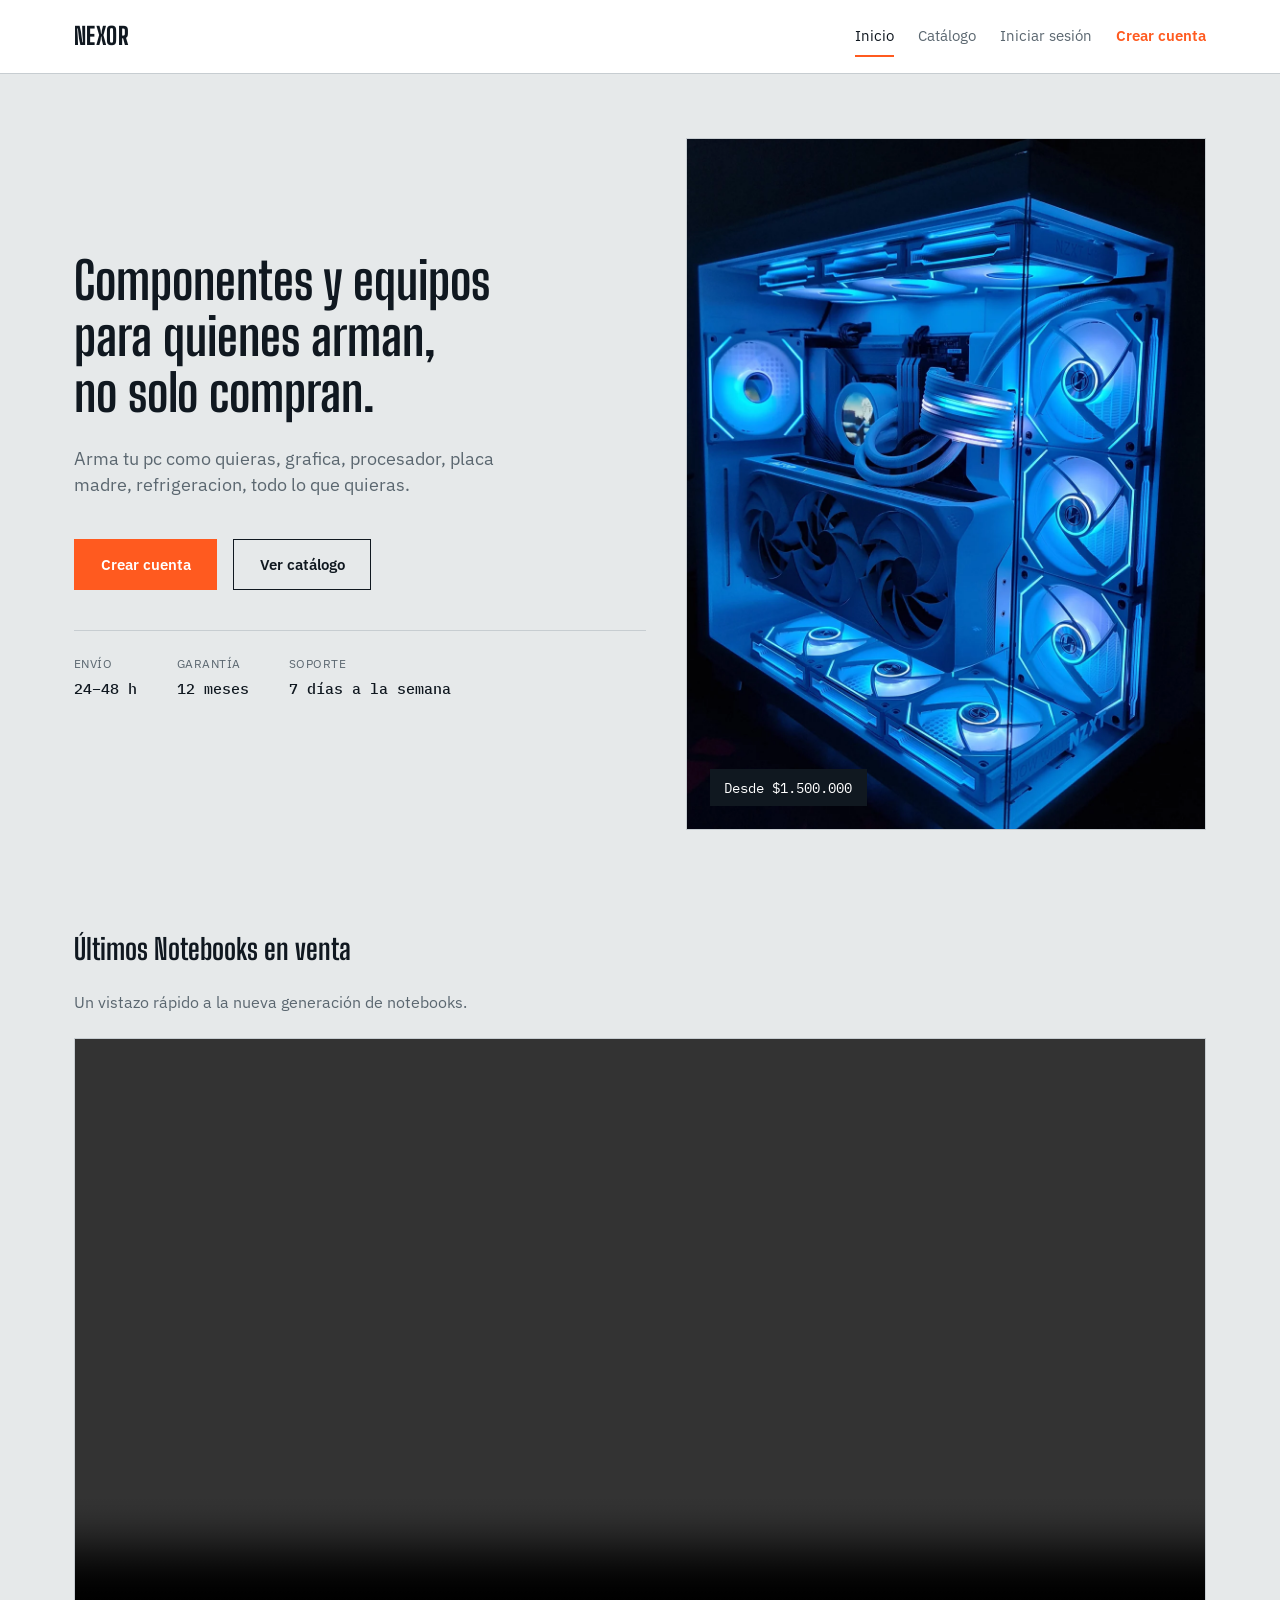
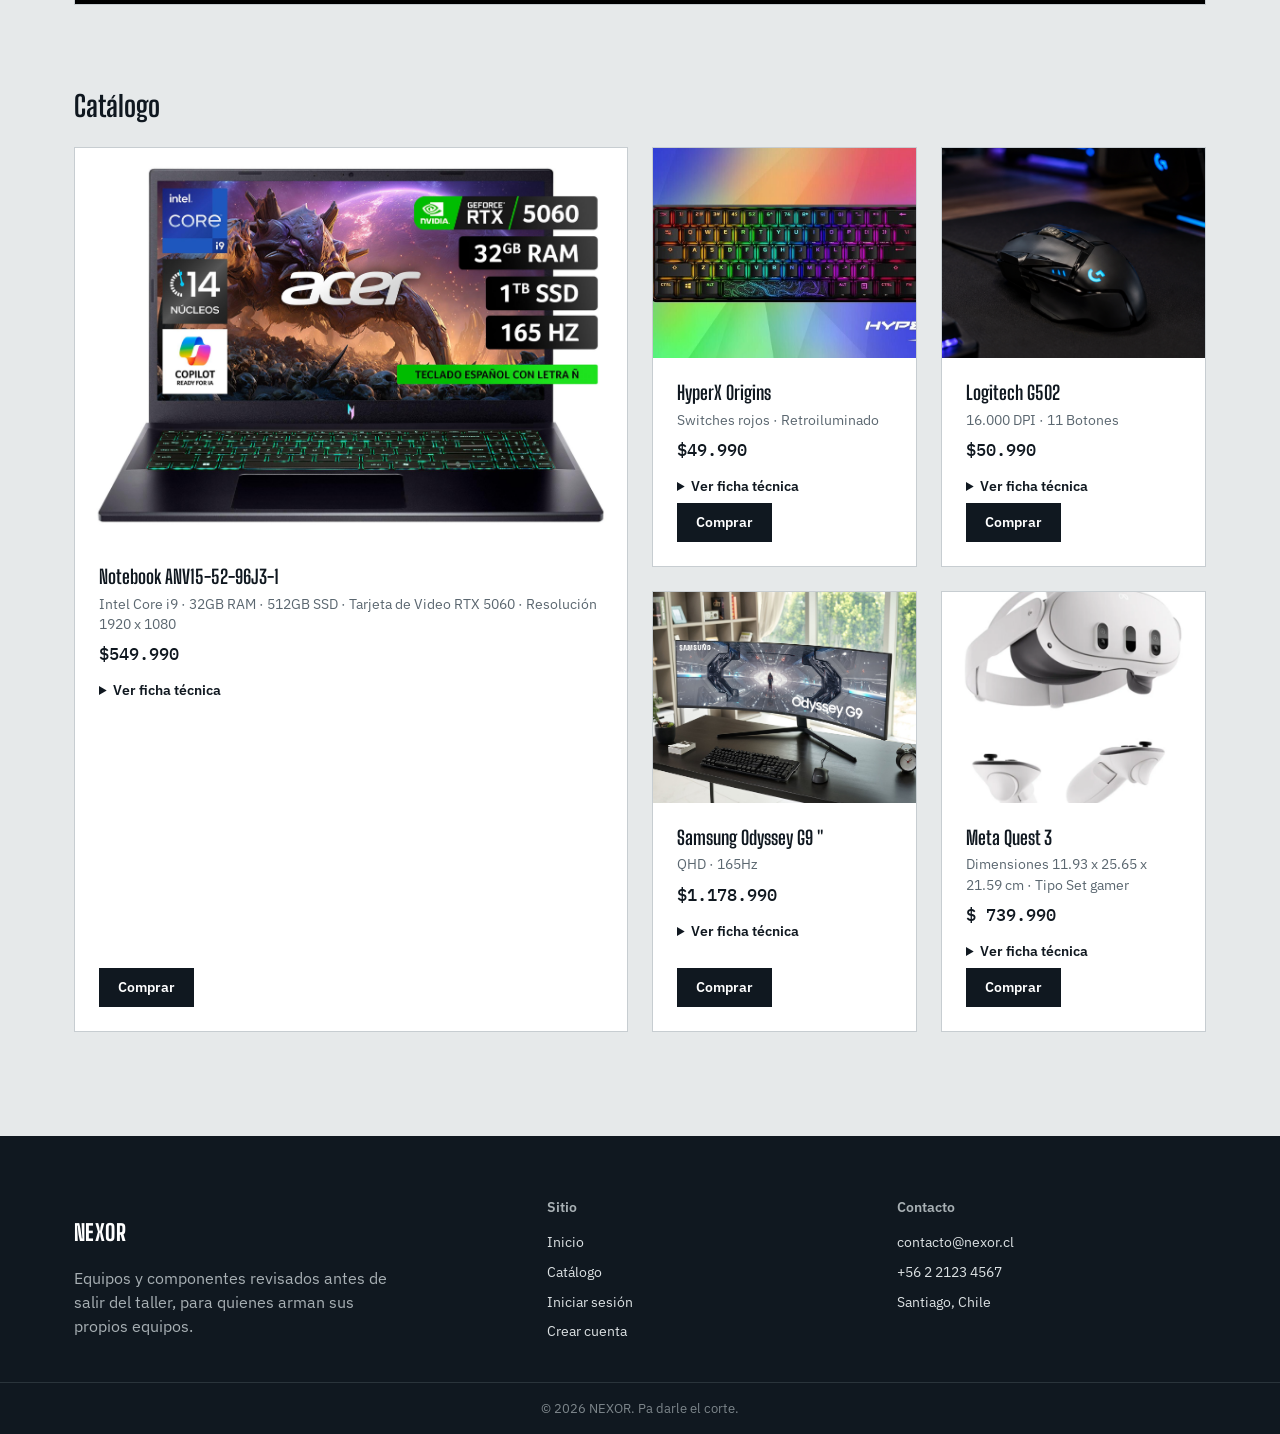
<file: index.html>
<!doctype html>
<html lang="es">
<head>
  <meta charset="UTF-8">
  <meta name="viewport" content="width=device-width, initial-scale=1.0">
  <title>NEXOR — Tienda de tecnología</title>
  <link rel="preconnect" href="https://fonts.googleapis.com">
  <link rel="preconnect" href="https://fonts.gstatic.com" crossorigin>
  <link href="https://fonts.googleapis.com/css2?family=Big+Shoulders+Display:wght@600;700;800&family=IBM+Plex+Sans:wght@400;500;600&family=IBM+Plex+Mono:wght@500&display=swap" rel="stylesheet">
  <link rel="stylesheet" href="css/styles.css">
</head>
<body>

  <a href="#main-content" class="skip-link">Saltar al contenido principal</a>

  <header class="site-header">
    <div class="header-inner">
      <a href="index.html" class="logo">NEXOR</a>

      <nav class="main-nav" aria-label="Navegación principal">
        <a href="index.html" aria-current="page">Inicio</a>
        <a href="index.html#catalogo">Catálogo</a>
        <a href="login.html">Iniciar sesión</a>
        <a href="registro.html">Crear cuenta</a>
      </nav>
    </div>
  </header>

  <main id="main-content">

    <section class="hero">
      <div class="hero-copy">
        <h1>Componentes y equipos<br>para quienes arman,<br>no solo compran.</h1>
        <p class="lead">Arma tu pc como quieras, grafica, procesador, placa madre, refrigeracion, todo lo que quieras.</p>
        <div class="hero-actions">
          <a href="registro.html" class="btn btn-primary">Crear cuenta</a>
          <a href="#catalogo" class="btn btn-ghost">Ver catálogo</a>
        </div>
        <dl class="hero-specs">
          <div><dt>Envío</dt><dd>24–48 h</dd></div>
          <div><dt>Garantía</dt><dd>12 meses</dd></div>
          <div><dt>Soporte</dt><dd>7 días a la semana</dd></div>
        </dl>
      </div>
      <div class="hero-media">
        <img src="img/pc cus.jpg" alt="Modig">
        <span class="tag-price">Desde $1.500.000</span>
      </div>
    </section>

    <section class="video-block">
      <h2>Últimos Notebooks en venta</h2>
      <p>Un vistazo rápido a la nueva generación de notebooks.</p>
      <video controls preload="metadata">
        <source src="video/videoplayback.mp4" type="video/mp4">
        Tu navegador no soporta la reproducción de video. Puedes <a href="video/videoplayback.mp4">descargar el video</a> directamente.
      </video>
    </section>

    <section class="catalog" id="catalogo">
      <h2>Catálogo</h2>
      <div class="product-grid">

        <article class="product-card product-card--featured">
          <img src="img/note Acer.jpg" alt="Notebook Gamer ANV15-52-96J3-1">
          <div class="product-body">
            <h3>Notebook ANV15-52-96J3-1</h3>
            <p class="spec">	Intel Core i9 · 32GB RAM · 512GB SSD · Tarjeta de Video RTX 5060 · Resolución 1920 x 1080</p>
            <p class="price">$549.990</p>
            <details>
              <summary>Ver ficha técnica</summary>
              <ul>
                <li>Pantalla 14" Full HD IPS</li>
                <li>Batería hasta 10 horas</li>
                <li>2x USB-C, 1x HDMI</li>
              </ul>
            </details>
            <a href="registro.html" class="btn-buy">Comprar</a>
          </div>
        </article>

        <article class="product-card">
          <img src="img/HyperX Alloy Origin.jpg" alt="HyperX Alloy Origins 60">
          <div class="product-body">
            <h3>HyperX Origins</h3>
            <p class="spec">Switches rojos · Retroiluminado</p>
            <p class="price">$49.990</p>
            <details>
              <summary>Ver ficha técnica</summary>
              <ul>
                <li>Formato 60% (sin numérico)</li>
                <li>Cable USB-C desmontable</li>
                <li>Antighosting completo</li>
              </ul>
            </details>
            <a href="registro.html" class="btn-buy">Comprar</a>
          </div>
        </article>

        <article class="product-card">
          <img src="img/G502 Hero.jpg" alt="Logitech G502 HERO">
          <div class="product-body">
            <h3>Logitech G502</h3>
            <p class="spec">16.000 DPI · 11 Botones</p>
            <p class="price">$50.990</p>
            <details>
              <summary>Ver ficha técnica</summary>
              <ul>
                <li>Sensor óptico de alta precisión</li>
                <li>11 Botones programables</li>
                <li>Retroiluminado</li>
              </ul>
            </details>
            <a href="registro.html" class="btn-buy">Comprar</a>
          </div>
        </article>

        <article class="product-card">
          <img src="img/samsung odyssey G9.jpg" alt="Samsung Odyssey G9 ">
          <div class="product-body">
            <h3>Samsung Odyssey G9 "</h3>
            <p class="spec">QHD · 165Hz</p>
            <p class="price">$1.178.990</p>
            <details>
              <summary>Ver ficha técnica</summary>
              <ul>
                <li>Panel IPS de 49 pulgadas</li>
                <li>Resolución 5120 x 1440</li>
                <li>Entradas HDMI y DisplayPort</li>
              </ul>
            </details>
            <a href="registro.html" class="btn-buy">Comprar</a>
          </div>
        </article>

        <article class="product-card">
          <img src="img/meta 3.jpg" alt="Gafas de Realidad Virtual Meta Quest 3">
          <div class="product-body">
            <h3>Meta Quest 3</h3>
            <p class="spec">Dimensiones 11.93 x 25.65 x 21.59 cm · Tipo Set gamer</p>
            <p class="price">$ 739.990</p>
            <details>
              <summary>Ver ficha técnica</summary>
              <ul>
                <li>Tipo Lentes Realidad Virtual</li>
                <li>Compatible con consolas</li>
                <li>Incluye cable USB-C a USB-A</li>
              </ul>
            </details>
            <a href="registro.html" class="btn-buy">Comprar</a>
          </div>
        </article>

      </div>
    </section>

  </main>

  <footer class="site-footer">
    <div class="footer-inner">
      <div class="footer-brand">
        <p class="logo">NEXOR</p>
        <p>Equipos y componentes revisados antes de salir del taller, para quienes arman sus propios equipos.</p>
      </div>

      <nav class="footer-links" aria-label="Enlaces del sitio">
        <h3>Sitio</h3>
        <a href="index.html">Inicio</a>
        <a href="index.html#catalogo">Catálogo</a>
        <a href="login.html">Iniciar sesión</a>
        <a href="registro.html">Crear cuenta</a>
      </nav>

      <div class="footer-contact">
        <h3>Contacto</h3>
        <p><a href="mailto:contacto@nexor.cl">contacto@nexor.cl</a></p>
        <p><a href="tel:+56221234567">+56 2 2123 4567</a></p>
        <p>Santiago, Chile</p>
      </div>
    </div>

    <div class="footer-bottom">
      <p>&copy; 2026 NEXOR. Pa darle el corte.</p>
    </div>
  </footer>

  <script src="js/validaciones.js" defer></script>
</body>
</html>
</file>
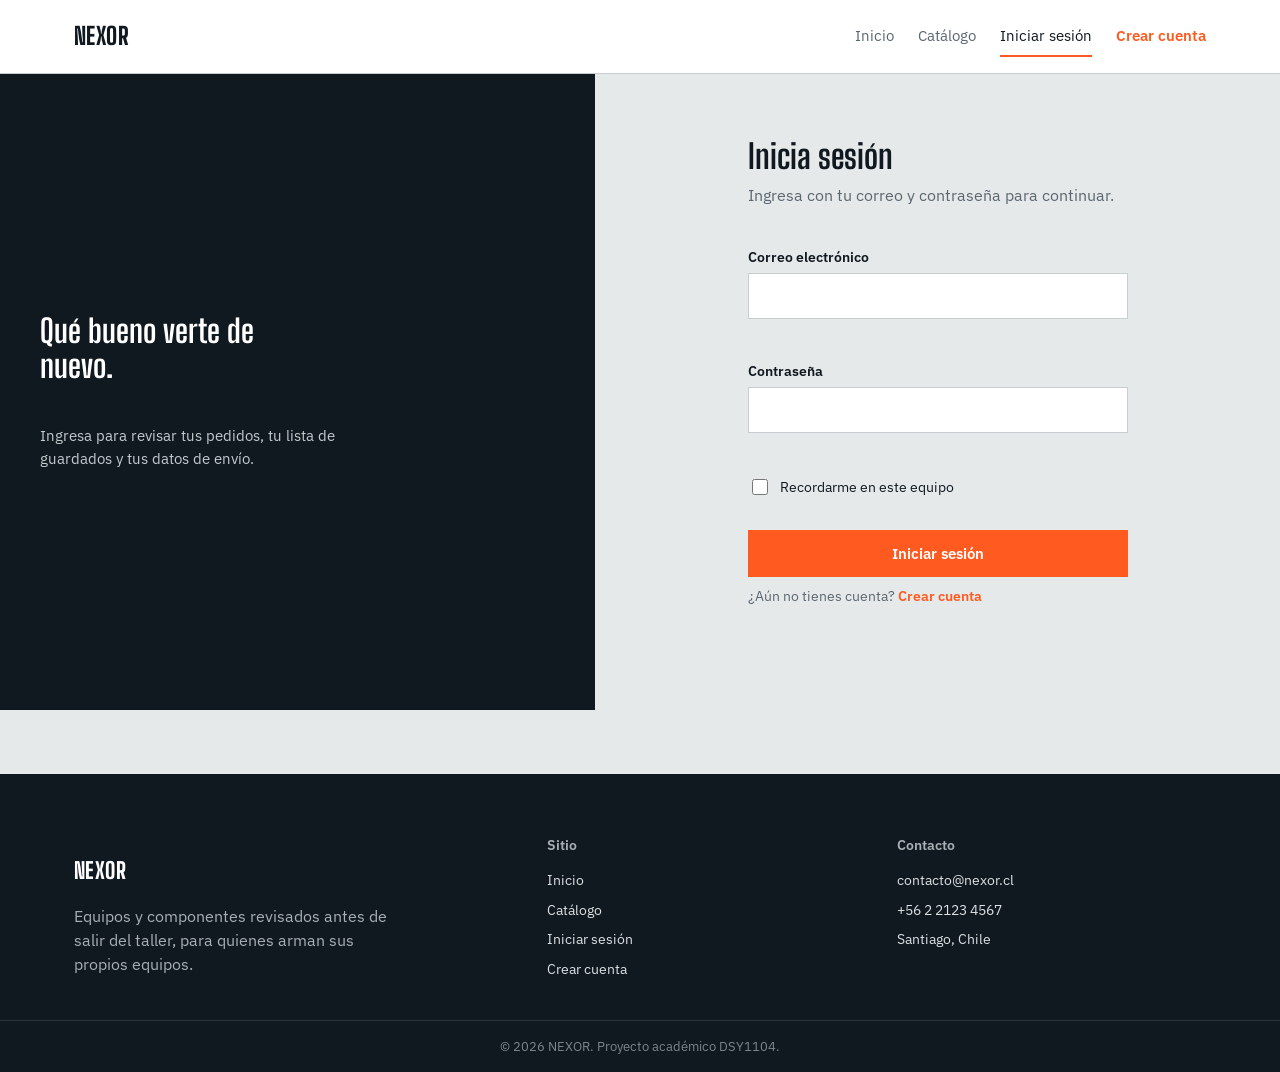
<file: login.html>
<!doctype html>
<html lang="es">
<head>
  <meta charset="UTF-8">
  <meta name="viewport" content="width=device-width, initial-scale=1.0">
  <title>Iniciar sesión — NEXOR</title>
  <link rel="preconnect" href="https://fonts.googleapis.com">
  <link rel="preconnect" href="https://fonts.gstatic.com" crossorigin>
  <link href="https://fonts.googleapis.com/css2?family=Big+Shoulders+Display:wght@600;700;800&family=IBM+Plex+Sans:wght@400;500;600&family=IBM+Plex+Mono:wght@500&display=swap" rel="stylesheet">
  <link rel="stylesheet" href="css/styles.css">
</head>
<body>

  <a href="#main-content" class="skip-link">Saltar al contenido principal</a>

  <header class="site-header">
    <div class="header-inner">
      <a href="index.html" class="logo">NEXOR</a>

      <nav class="main-nav" aria-label="Navegación principal">
        <a href="index.html">Inicio</a>
        <a href="index.html#catalogo">Catálogo</a>
        <a href="login.html" aria-current="page">Iniciar sesión</a>
        <a href="registro.html">Crear cuenta</a>
      </nav>
    </div>
  </header>

  <main class="auth-layout" id="main-content">

    <aside class="auth-panel">
      <h2>Qué bueno verte de nuevo.</h2>
      <p>Ingresa para revisar tus pedidos, tu lista de guardados y tus datos de envío.</p>
    </aside>

    <section class="auth-form-section">
      <h1>Inicia sesión</h1>
      <p>Ingresa con tu correo y contraseña para continuar.</p>

      <form id="form-login" novalidate>

        <div class="form-field">
          <label for="correo">Correo electrónico</label>
          <input type="email" id="correo" name="correo" autocomplete="email" required aria-describedby="error-correo">
          <span class="field-error" id="error-correo" aria-live="polite"></span>
        </div>

        <div class="form-field">
          <label for="password">Contraseña</label>
          <input type="password" id="password" name="password" autocomplete="current-password" required aria-describedby="error-password">
          <span class="field-error" id="error-password" aria-live="polite"></span>
        </div>

        <div class="form-field form-field--checkbox">
          <input type="checkbox" id="recordarme" name="recordarme">
          <label for="recordarme">Recordarme en este equipo</label>
        </div>

        <button type="submit" class="btn btn-primary">Iniciar sesión</button>

      </form>

      <p class="form-success" id="mensaje-exito-login" hidden>¡Sesión iniciada correctamente!</p>

      <p class="auth-switch">¿Aún no tienes cuenta? <a href="registro.html">Crear cuenta</a></p>
    </section>

  </main>

  <footer class="site-footer">
    <div class="footer-inner">
      <div class="footer-brand">
        <p class="logo">NEXOR</p>
        <p>Equipos y componentes revisados antes de salir del taller, para quienes arman sus propios equipos.</p>
      </div>

      <nav class="footer-links" aria-label="Enlaces del sitio">
        <h3>Sitio</h3>
        <a href="index.html">Inicio</a>
        <a href="index.html#catalogo">Catálogo</a>
        <a href="login.html">Iniciar sesión</a>
        <a href="registro.html">Crear cuenta</a>
      </nav>

      <div class="footer-contact">
        <h3>Contacto</h3>
        <p><a href="mailto:contacto@nexor.cl">contacto@nexor.cl</a></p>
        <p><a href="tel:+56221234567">+56 2 2123 4567</a></p>
        <p>Santiago, Chile</p>
      </div>
    </div>

    <div class="footer-bottom">
      <p>&copy; 2026 NEXOR. Proyecto académico DSY1104.</p>
    </div>
  </footer>

  <script src="js/validaciones.js" defer></script>
</body>
</html>
</file>
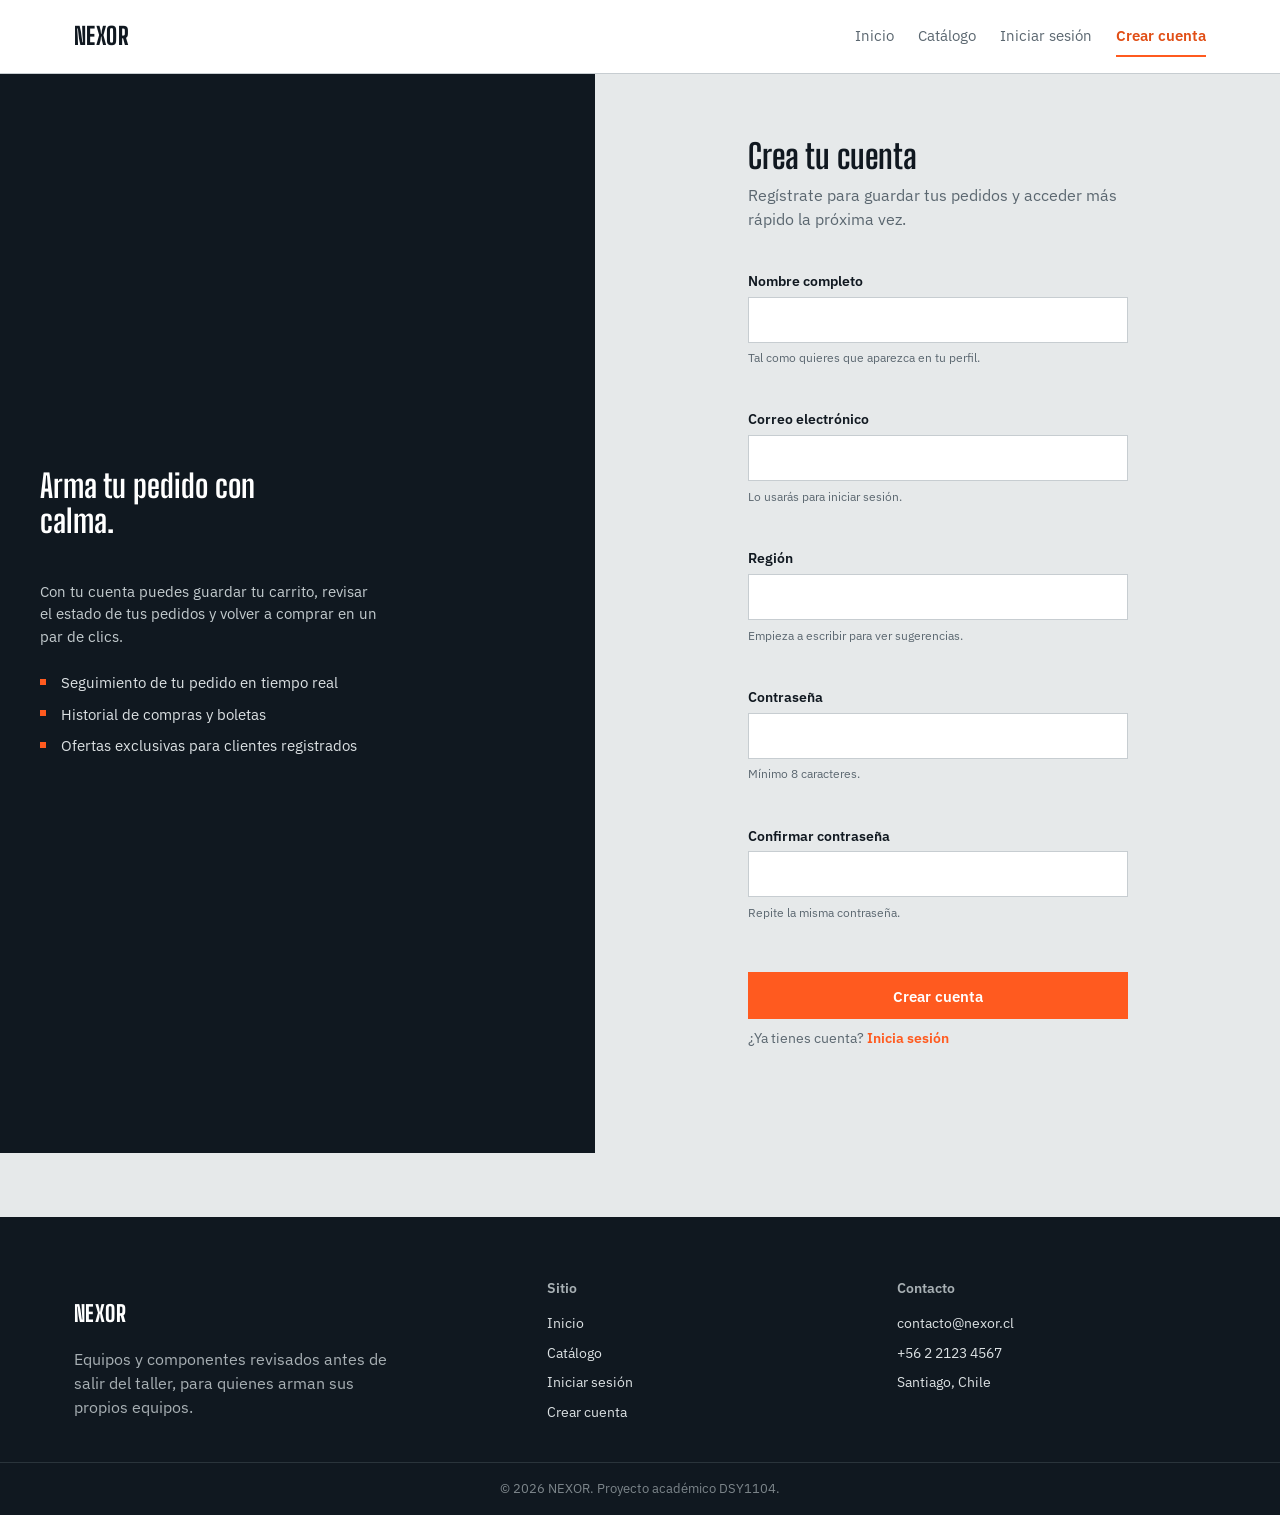
<file: registro.html>
<!doctype html>
<html lang="es">
<head>
  <meta charset="UTF-8">
  <meta name="viewport" content="width=device-width, initial-scale=1.0">
  <title>Crear cuenta — NEXOR</title>
  <link rel="preconnect" href="https://fonts.googleapis.com">
  <link rel="preconnect" href="https://fonts.gstatic.com" crossorigin>
  <link href="https://fonts.googleapis.com/css2?family=Big+Shoulders+Display:wght@600;700;800&family=IBM+Plex+Sans:wght@400;500;600&family=IBM+Plex+Mono:wght@500&display=swap" rel="stylesheet">
  <link rel="stylesheet" href="css/styles.css">
</head>
<body>

  <a href="#main-content" class="skip-link">Saltar al contenido principal</a>

  <header class="site-header">
    <div class="header-inner">
      <a href="index.html" class="logo">NEXOR</a>

      <nav class="main-nav" aria-label="Navegación principal">
        <a href="index.html">Inicio</a>
        <a href="index.html#catalogo">Catálogo</a>
        <a href="login.html">Iniciar sesión</a>
        <a href="registro.html" aria-current="page">Crear cuenta</a>
      </nav>
    </div>
  </header>

  <main class="auth-layout" id="main-content">

    <aside class="auth-panel">
      <h2>Arma tu pedido con calma.</h2>
      <p>Con tu cuenta puedes guardar tu carrito, revisar el estado de tus pedidos y volver a comprar en un par de clics.</p>
      <ul class="auth-benefits">
        <li>Seguimiento de tu pedido en tiempo real</li>
        <li>Historial de compras y boletas</li>
        <li>Ofertas exclusivas para clientes registrados</li>
      </ul>
    </aside>

    <section class="auth-form-section">
      <h1>Crea tu cuenta</h1>
      <p>Regístrate para guardar tus pedidos y acceder más rápido la próxima vez.</p>

      <form id="form-registro" novalidate>

        <div class="form-field">
          <label for="nombre">Nombre completo</label>
          <input type="text" id="nombre" name="nombre" autocomplete="name" required aria-describedby="hint-nombre error-nombre">
          <span class="field-hint" id="hint-nombre">Tal como quieres que aparezca en tu perfil.</span>
          <span class="field-error" id="error-nombre" aria-live="polite"></span>
        </div>

        <div class="form-field">
          <label for="correo">Correo electrónico</label>
          <input type="email" id="correo" name="correo" autocomplete="email" required aria-describedby="hint-correo error-correo">
          <span class="field-hint" id="hint-correo">Lo usarás para iniciar sesión.</span>
          <span class="field-error" id="error-correo" aria-live="polite"></span>
        </div>

        <div class="form-field">
          <label for="region">Región</label>
          <input type="text" id="region" name="region" list="regiones" autocomplete="off" aria-describedby="hint-region error-region">
          <datalist id="regiones">
            <option value="Región Metropolitana de Santiago">
            <option value="Región de Valparaíso">
            <option value="Región del Biobío">
            <option value="Región de La Araucanía">
            <option value="Región de Los Lagos">
            <option value="Región de Antofagasta">
            <option value="Región de Coquimbo">
          </datalist>
          <span class="field-hint" id="hint-region">Empieza a escribir para ver sugerencias.</span>
          <span class="field-error" id="error-region" aria-live="polite"></span>
        </div>

        <div class="form-field">
          <label for="password">Contraseña</label>
          <input type="password" id="password" name="password" autocomplete="new-password" minlength="8" required aria-describedby="hint-password error-password">
          <span class="field-hint" id="hint-password">Mínimo 8 caracteres.</span>
          <span class="field-error" id="error-password" aria-live="polite"></span>
        </div>

        <div class="form-field">
          <label for="password-confirm">Confirmar contraseña</label>
          <input type="password" id="password-confirm" name="password-confirm" autocomplete="new-password" minlength="8" required aria-describedby="hint-password-confirm error-password-confirm">
          <span class="field-hint" id="hint-password-confirm">Repite la misma contraseña.</span>
          <span class="field-error" id="error-password-confirm" aria-live="polite"></span>
        </div>

        <button type="submit" class="btn btn-primary">Crear cuenta</button>

      </form>

      <p class="form-success" id="mensaje-exito-registro" hidden>¡Cuenta creada correctamente! Ya puedes iniciar sesión.</p>

      <p class="auth-switch">¿Ya tienes cuenta? <a href="login.html">Inicia sesión</a></p>
    </section>

  </main>

  <footer class="site-footer">
    <div class="footer-inner">
      <div class="footer-brand">
        <p class="logo">NEXOR</p>
        <p>Equipos y componentes revisados antes de salir del taller, para quienes arman sus propios equipos.</p>
      </div>

      <nav class="footer-links" aria-label="Enlaces del sitio">
        <h3>Sitio</h3>
        <a href="index.html">Inicio</a>
        <a href="index.html#catalogo">Catálogo</a>
        <a href="login.html">Iniciar sesión</a>
        <a href="registro.html">Crear cuenta</a>
      </nav>

      <div class="footer-contact">
        <h3>Contacto</h3>
        <p><a href="mailto:contacto@nexor.cl">contacto@nexor.cl</a></p>
        <p><a href="tel:+56221234567">+56 2 2123 4567</a></p>
        <p>Santiago, Chile</p>
      </div>
    </div>

    <div class="footer-bottom">
      <p>&copy; 2026 NEXOR. Proyecto académico DSY1104.</p>
    </div>
  </footer>

  <script src="js/validaciones.js" defer></script>
</body>
</html>
</file>
<file: css/styles.css>
:root {
  --color-bg: #E6E9EA;
  --color-panel: #FFFFFF;
  --color-border: #C7CDD1;
  --color-ink: #101820;
  --color-muted: #5B6770;
  --color-accent: #FF5A1F;
  --color-accent-soft: #FFE4D6;
  --color-secondary: #2F6F4E;
  --color-error: #C0392B;

  --font-display: "Big Shoulders Display", sans-serif;
  --font-body: "IBM Plex Sans", sans-serif;
  --font-mono: "IBM Plex Mono", monospace;

  --container-width: 1180px;
  --space-1: 0.5rem;
  --space-2: 1rem;
  --space-3: 1.5rem;
  --space-4: 2.5rem;
  --space-5: 4rem;
}

*, *::before, *::after {
  box-sizing: border-box;
}

html {
  scroll-behavior: smooth;
}

body {
  margin: 0;
  background: var(--color-bg);
  color: var(--color-ink);
  font-family: var(--font-body);
  font-size: 16px;
  line-height: 1.5;
  -webkit-font-smoothing: antialiased;
}

img {
  max-width: 100%;
  display: block;
}

a {
  color: inherit;
  text-decoration: none;
}

ul {
  margin: 0;
  padding: 0;
  list-style: none;
}

p {
  margin: 0;
}

button,
input {
  font-family: inherit;
  font-size: inherit;
}

h1, h2, h3 {
  font-family: var(--font-display);
  font-weight: 700;
  line-height: 1.1;
  margin: 0;
}

a:focus-visible,
button:focus-visible,
input:focus-visible,
summary:focus-visible {
  outline: 2px solid var(--color-accent);
  outline-offset: 2px;
}

main section {
  max-width: var(--container-width);
  margin: 0 auto;
  padding: var(--space-4) var(--space-3);
}

main h2 {
  font-size: 1.8rem;
  margin-bottom: var(--space-3);
}

.site-header {
  background: var(--color-panel);
  border-bottom: 1px solid var(--color-border);
  position: sticky;
  top: 0;
  z-index: 10;
}

.header-inner {
  max-width: var(--container-width);
  margin: 0 auto;
  padding: var(--space-2) var(--space-3);
  display: flex;
  align-items: center;
  justify-content: space-between;
  gap: var(--space-3);
}

.logo {
  font-family: var(--font-display);
  font-weight: 800;
  font-size: 1.5rem;
  letter-spacing: 0.02em;
}

.main-nav {
  display: flex;
  gap: var(--space-3);
  align-items: center;
  flex-wrap: wrap;
}

.main-nav a {
  font-size: 0.95rem;
  color: var(--color-muted);
  padding: var(--space-1) 0;
  border-bottom: 2px solid transparent;
  transition: color 0.15s ease, border-color 0.15s ease;
}

.main-nav a:hover,
.main-nav a[aria-current="page"] {
  color: var(--color-ink);
  border-bottom-color: var(--color-accent);
}

.site-footer {
  background: var(--color-ink);
  color: #DCE1E3;
  margin-top: var(--space-5);
}

.footer-inner {
  max-width: var(--container-width);
  margin: 0 auto;
  padding: var(--space-5) var(--space-3) var(--space-4);
  display: grid;
  grid-template-columns: 1.4fr 1fr 1fr;
  gap: var(--space-4);
}

.footer-brand .logo {
  color: #FFFFFF;
  font-size: 1.4rem;
}

.footer-brand p {
  margin-top: var(--space-2);
  color: #A8B0B4;
  max-width: 32ch;
}

.footer-links,
.footer-contact {
  display: flex;
  flex-direction: column;
  gap: var(--space-1);
}

.footer-links h3,
.footer-contact h3 {
  font-family: var(--font-body);
  font-weight: 600;
  font-size: 0.85rem;
  color: #A8B0B4;
  margin-bottom: var(--space-1);
}

.footer-links a,
.footer-contact a,
.footer-contact p {
  color: #DCE1E3;
  font-size: 0.9rem;
}

.footer-links a:hover,
.footer-contact a:hover {
  color: var(--color-accent);
}

.footer-bottom {
  border-top: 1px solid #2A343B;
  padding: var(--space-2) var(--space-3);
  text-align: center;
  font-size: 0.8rem;
  color: #7D868B;
}

@media (max-width: 720px) {
  .footer-inner {
    grid-template-columns: 1fr;
  }
}

.btn {
  display: inline-block;
  padding: 0.85rem 1.6rem;
  font-weight: 600;
  font-size: 0.95rem;
  border: 1px solid transparent;
  cursor: pointer;
  transition: background-color 0.15s ease, color 0.15s ease, border-color 0.15s ease;
}

.btn-primary {
  background: var(--color-accent);
  color: #FFFFFF;
}

.btn-primary:hover {
  background: #E14E15;
}

.btn-ghost {
  background: transparent;
  border-color: var(--color-ink);
  color: var(--color-ink);
}

.btn-ghost:hover {
  background: var(--color-ink);
  color: #FFFFFF;
}

.hero {
  display: grid;
  grid-template-columns: 1.1fr 1fr;
  gap: var(--space-4);
  align-items: center;
  padding-top: var(--space-5);
  padding-bottom: var(--space-5);
}

.hero-copy h1 {
  font-size: clamp(2.2rem, 4vw, 3.4rem);
}

.hero-copy .lead {
  margin-top: var(--space-3);
  color: var(--color-muted);
  font-size: 1.1rem;
  max-width: 42ch;
}

.hero-actions {
  display: flex;
  gap: var(--space-2);
  margin-top: var(--space-4);
  flex-wrap: wrap;
}

.hero-specs {
  display: flex;
  gap: var(--space-4);
  margin-top: var(--space-4);
  padding-top: var(--space-3);
  border-top: 1px solid var(--color-border);
  flex-wrap: wrap;
}

.hero-specs dt {
  font-size: 0.75rem;
  text-transform: uppercase;
  letter-spacing: 0.04em;
  color: var(--color-muted);
  margin-bottom: 0.2rem;
}

.hero-specs dd {
  margin: 0;
  font-family: var(--font-mono);
  font-weight: 500;
  font-size: 0.95rem;
}

.hero-media {
  position: relative;
}

.hero-media img {
  width: 100%;
  height: 100%;
  object-fit: cover;
  border: 1px solid var(--color-border);
}

.tag-price {
  position: absolute;
  bottom: var(--space-3);
  left: var(--space-3);
  background: var(--color-ink);
  color: #FFFFFF;
  font-family: var(--font-mono);
  font-size: 0.9rem;
  padding: 0.5rem 0.9rem;
}

.video-block p {
  color: var(--color-muted);
  margin-top: var(--space-1);
  margin-bottom: var(--space-3);
  max-width: 60ch;
}

.video-block video {
  width: 100%;
  border: 1px solid var(--color-border);
  background: #000000;
}

.product-grid {
  display: grid;
  grid-template-columns: repeat(4, 1fr);
  gap: var(--space-3);
}

.product-card {
  background: var(--color-panel);
  border: 1px solid var(--color-border);
  display: flex;
  flex-direction: column;
  transition: border-color 0.15s ease;
}

.product-card:hover {
  border-color: var(--color-accent);
}

.product-card img {
  width: 100%;
  object-fit: cover;
  aspect-ratio: 5 / 4;
}

.product-card--featured {
  grid-column: span 2;
  grid-row: span 2;
}

.product-card--featured img {
  aspect-ratio: 7 / 5;
}

.product-body {
  padding: var(--space-3);
  display: flex;
  flex-direction: column;
  gap: 0.4rem;
  flex: 1;
}

.product-body h3 {
  font-size: 1.2rem;
}

.product-body .spec {
  color: var(--color-muted);
  font-size: 0.85rem;
}

.product-body .price {
  font-family: var(--font-mono);
  font-weight: 500;
  font-size: 1.05rem;
  margin-top: 0.1rem;
}

.product-body details {
  margin-top: 0.4rem;
  font-size: 0.85rem;
  color: var(--color-muted);
}

.product-body summary {
  cursor: pointer;
  color: var(--color-ink);
  font-weight: 600;
}

.product-body summary:hover {
  color: var(--color-accent);
}

.product-body details ul {
  margin-top: 0.4rem;
  padding-left: 1.1rem;
  list-style: disc;
}

.product-body details li {
  margin-bottom: 0.2rem;
}

.btn-buy {
  margin-top: auto;
  align-self: flex-start;
  padding: 0.6rem 1.2rem;
  background: var(--color-ink);
  color: #FFFFFF;
  font-weight: 600;
  font-size: 0.85rem;
}

.btn-buy:hover {
  background: var(--color-accent);
}

@media (max-width: 960px) {
  .hero {
    grid-template-columns: 1fr;
  }

  .hero-media {
    order: -1;
  }

  .product-grid {
    grid-template-columns: repeat(2, 1fr);
  }

  .product-card--featured {
    grid-column: span 2;
    grid-row: span 1;
  }
}

@media (max-width: 600px) {
  .product-grid {
    grid-template-columns: 1fr;
  }

  .product-card--featured {
    grid-column: span 1;
  }
}

.auth-layout {
  display: grid;
  grid-template-columns: 1fr 1.15fr;
  align-items: stretch;
  min-height: 620px;
}

.auth-panel {
  background: var(--color-ink);
  color: #FFFFFF;
  padding: var(--space-5) var(--space-4);
  display: flex;
  flex-direction: column;
  justify-content: center;
}

.auth-panel h2 {
  color: #FFFFFF;
  font-size: 2rem;
  max-width: 16ch;
}

.auth-panel p {
  color: #C3CBCE;
  margin-top: var(--space-2);
  max-width: 38ch;
  font-size: 0.95rem;
}

.auth-benefits {
  margin-top: var(--space-3);
  display: flex;
  flex-direction: column;
  gap: 0.6rem;
}

.auth-benefits li {
  position: relative;
  padding-left: 1.3rem;
  color: #DCE1E3;
  font-size: 0.92rem;
}

.auth-benefits li::before {
  content: "";
  position: absolute;
  left: 0;
  top: 0.45em;
  width: 6px;
  height: 6px;
  background: var(--color-accent);
}

.auth-form-section {
  background: var(--color-bg);
  padding: var(--space-5) var(--space-4);
  display: flex;
  flex-direction: column;
  justify-content: center;
  max-width: 460px;
  width: 100%;
  margin: 0 auto;
}

.auth-form-section h1 {
  font-size: 2.1rem;
}

.auth-form-section > p {
  color: var(--color-muted);
  margin-top: var(--space-1);
  margin-bottom: var(--space-4);
}

#form-registro,
#form-login {
  display: flex;
  flex-direction: column;
  gap: var(--space-3);
}

.form-field {
  display: flex;
  flex-direction: column;
  gap: 0.35rem;
}

.form-field label {
  font-size: 0.85rem;
  font-weight: 600;
  color: var(--color-ink);
}

.form-field input[type="text"],
.form-field input[type="email"],
.form-field input[type="password"] {
  padding: 0.75rem 0.9rem;
  border: 1px solid var(--color-border);
  background: #FFFFFF;
  color: var(--color-ink);
}

.form-field input:focus {
  outline: none;
  border-color: var(--color-accent);
  box-shadow: 0 0 0 3px var(--color-accent-soft);
}

.field-hint {
  font-size: 0.78rem;
  color: var(--color-muted);
}

.field-error {
  font-size: 0.8rem;
  color: var(--color-error);
  font-weight: 500;
  min-height: 1em;
}

.form-field.has-error input {
  border-color: var(--color-error);
}

.form-field.has-error .field-hint {
  display: none;
}

.form-field--checkbox {
  flex-direction: row;
  align-items: center;
  gap: 0.6rem;
}

.form-field--checkbox label {
  font-weight: 400;
  font-size: 0.9rem;
}

.form-field--checkbox input[type="checkbox"] {
  width: 1rem;
  height: 1rem;
  accent-color: var(--color-accent);
}

.auth-form-section .btn {
  margin-top: var(--space-1);
  width: 100%;
  text-align: center;
  border: none;
}

.auth-switch {
  margin-top: var(--space-4);
  font-size: 0.9rem;
  color: var(--color-muted);
}

.auth-switch a {
  color: var(--color-accent);
  font-weight: 600;
}

.auth-switch a:hover {
  text-decoration: underline;
}

.form-success {
  background: #EAF3EE;
  border: 1px solid var(--color-secondary);
  color: var(--color-secondary);
  padding: var(--space-2) var(--space-3);
  font-size: 0.9rem;
  font-weight: 600;
}

@media (max-width: 860px) {
  .auth-layout {
    grid-template-columns: 1fr;
    min-height: 0;
  }

  .auth-panel,
  .auth-form-section {
    padding: var(--space-4) var(--space-3);
  }

  .auth-form-section {
    max-width: 100%;
  }
}

.skip-link {
  position: absolute;
  left: -9999px;
  top: 0;
  background: var(--color-ink);
  color: #FFFFFF;
  padding: 0.75rem 1.25rem;
  font-weight: 600;
  z-index: 100;
}

.skip-link:focus {
  left: var(--space-2);
  top: var(--space-2);
}

.main-nav a:last-child {
  color: var(--color-accent);
  font-weight: 600;
}

.main-nav a:last-child:hover,
.main-nav a:last-child[aria-current="page"] {
  color: #E14E15;
  border-bottom-color: var(--color-accent);
}

@media (max-width: 480px) {
  .header-inner {
    flex-wrap: wrap;
    row-gap: var(--space-1);
  }

  .main-nav {
    gap: var(--space-2);
    font-size: 0.85rem;
  }

  .hero-specs {
    gap: var(--space-3);
  }
}
</file>
